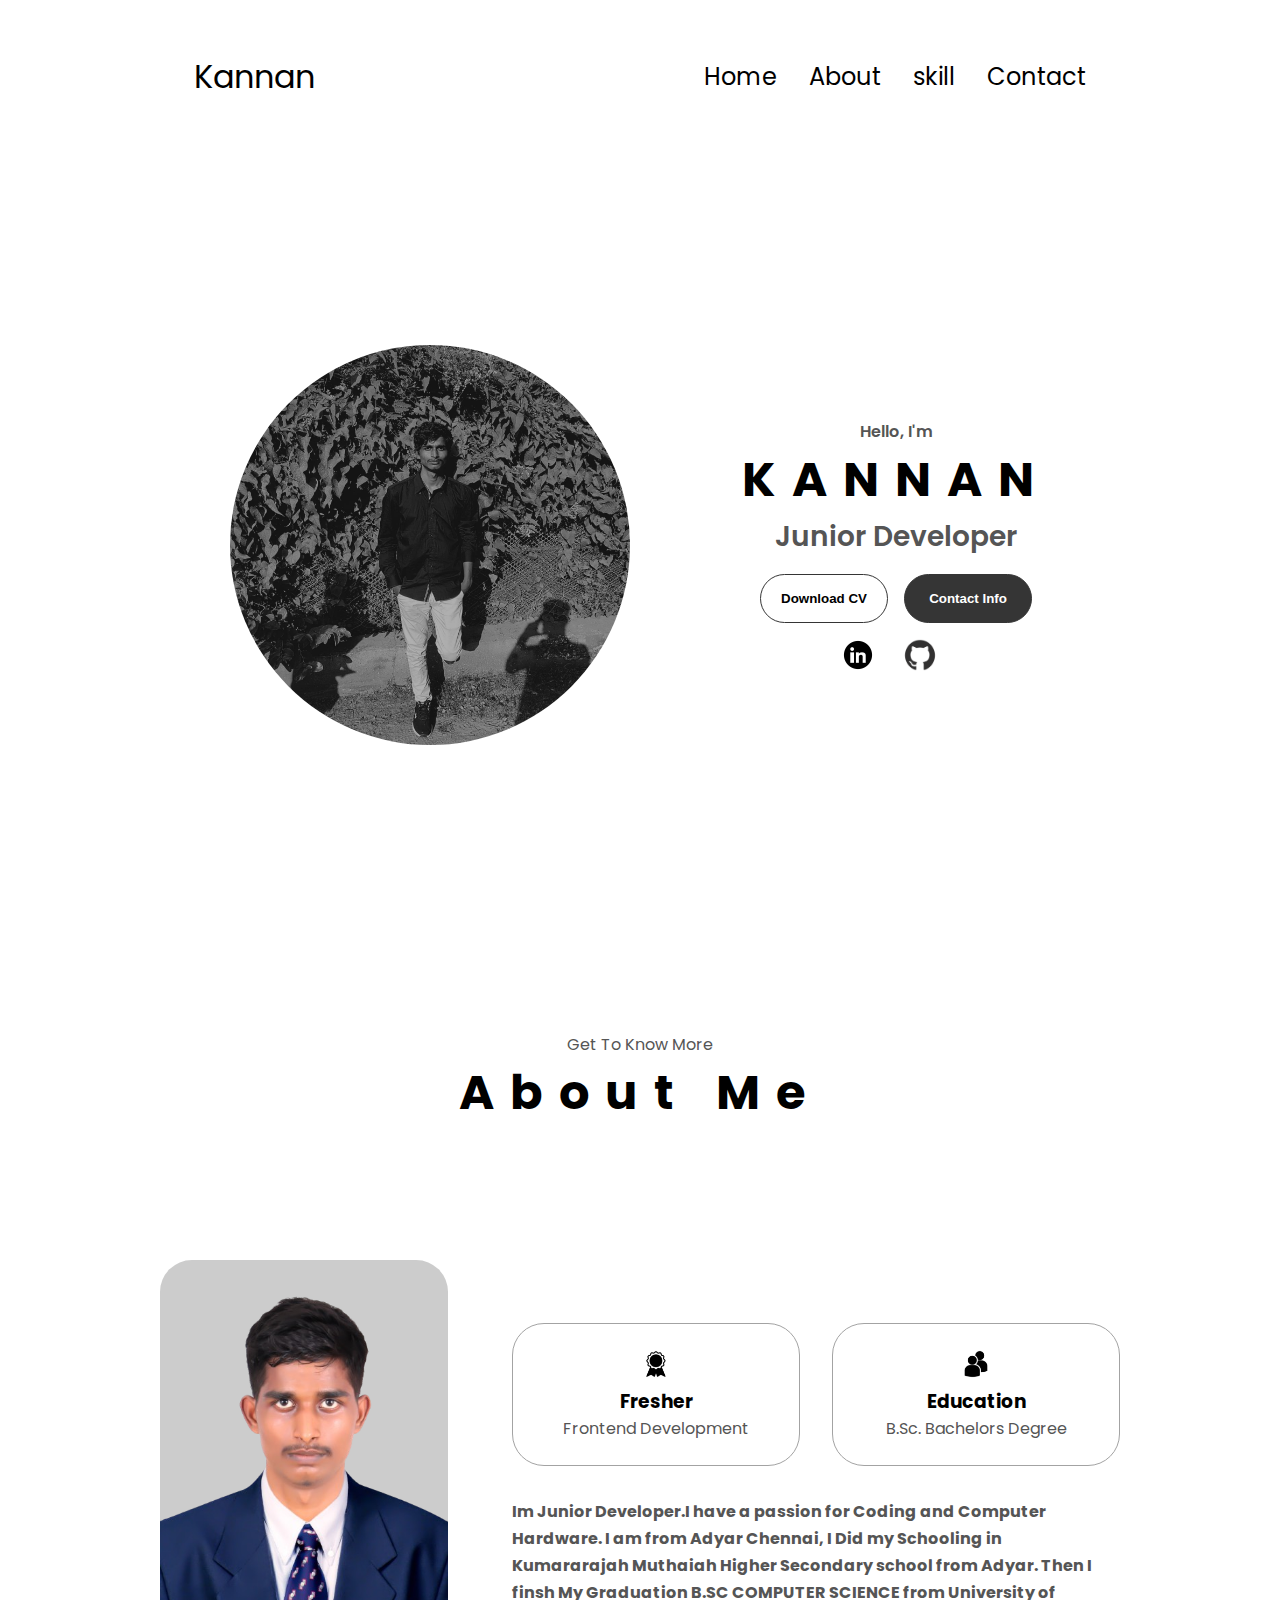
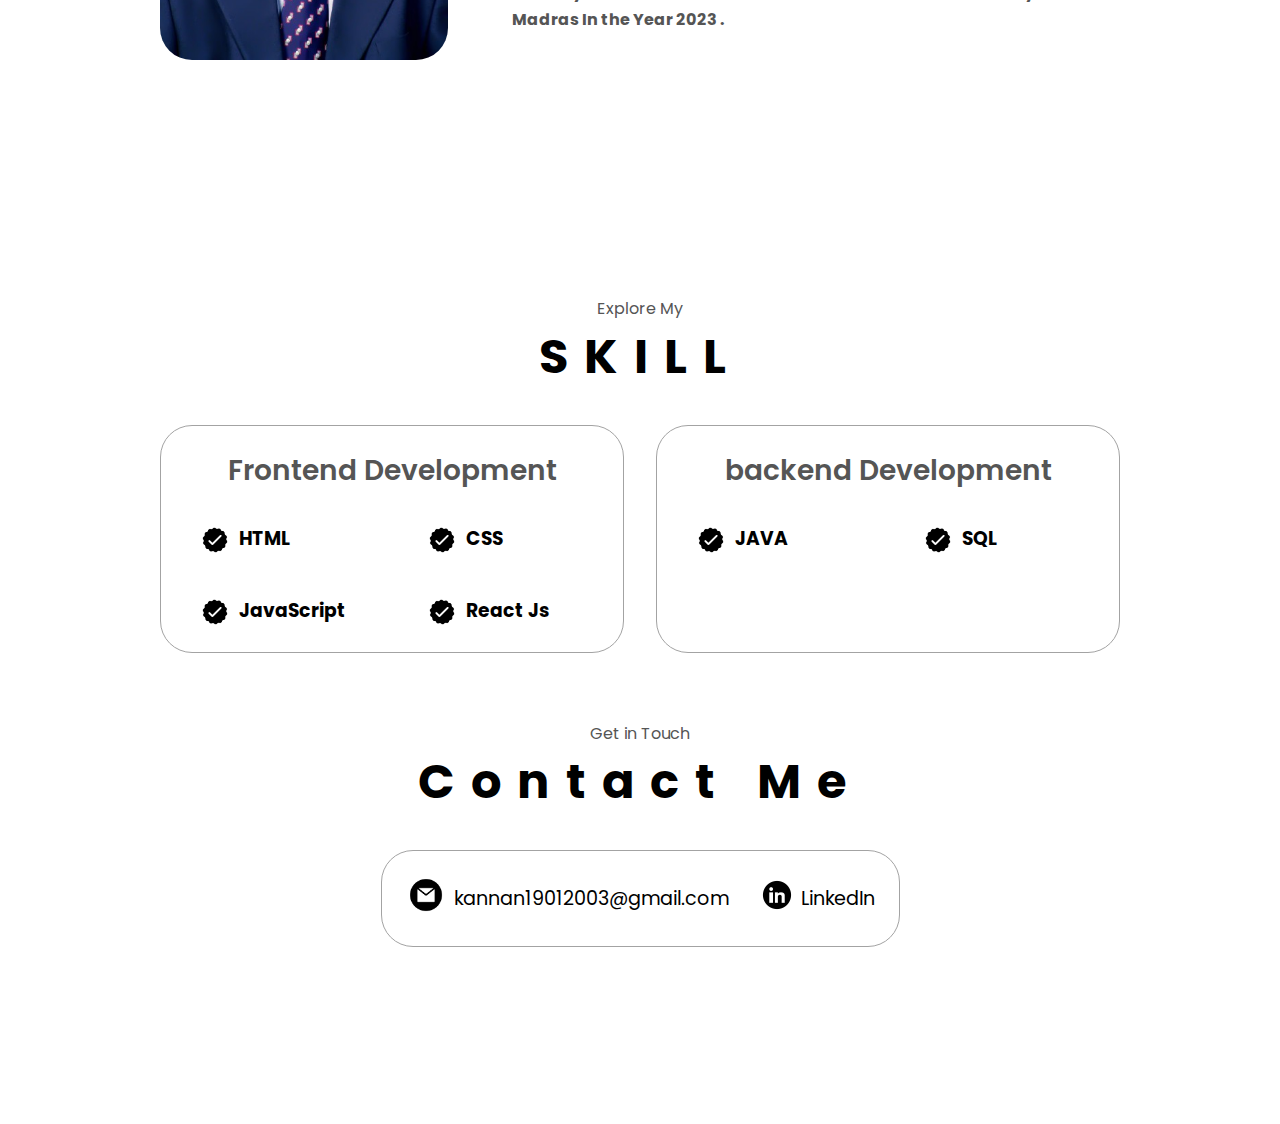
<file: index.html>
<!DOCTYPE html>
<html lang="en">
<head>
    <meta charset="UTF-8">
    <meta name="viewport" content="width=device-width, initial-scale=1.0">
    <title>Document</title>
    <link rel="stylesheet" href="style.css">
    <link rel="stylesheet" href="mediaquary.css">
</head>
<body>
    
    <nav id="dekstop-nav">
        <div class="logo"> Kannan</div>
        <ul class="nav-links">
            <li><a href="#Home">Home</a></li>
            <li><a href="#about">About</a></li>
            <!-- <li><a href="#project">Project</a></li> -->

            <li><a href="#skill">skill</a></li>
            <li><a href="#contact">Contact</a></li>

            
        </ul>

    </nav>

    <nav id="hamburger-nav">
        <div class="logo"> Kannan</div>

        <div class="hamburger-menu">
            <div class="hamburger-icon" onclick="toggleMenu()">

                    <span></span>
                    <span></span>
                    <span></span>

                
            </div>
            <div class="menu-links">
                <li><a href="#Home" onclick="toggleMenu()">About</a></li>
                <li><a href="#skill" onclick="toggleMenu()">skill</a></li>
                <li><a href="#about" onclick="toggleMenu()">About</a></li>
                <li><a href="#contact" onclick="toggleMenu()">Contact</a></li>
    
            </div>
        </div>
    </nav>


    <section id="profile">

        <div class="section__pic-container">
            <img id="dp" src="./asssets/1bw.jpeg" alt="">
        </div>


            <div class="section__text">
                <p class="section__text__p1">Hello, I'm</p>
                <h1 class="title">K<span>ANNAN </span></h1>
                <p class="section__text__p2">Junior Developer</p>
        
        <div class="btn-container">
          <button
            class="btn btn-color-2"
            onclick="window.open('./asssets/Resume.pdf')"
          >
            Download CV
          </button>
          <button class="btn btn-color-1" onclick="location.href='./#contact'">
            Contact Info
          </button>
        </div>
        <div id="socials-container">
          <img
            src="./asssets/linkedin.png"
            alt="My LinkedIn profile"
            class="icon"
            onclick="location.href=' https://www.linkedin.com/in/kannan-b-82b817297/'"
          />
          <img
            src="./asssets/github.png"
            alt="My Github profile"
            class="icon"
            onclick="location.href='https://github.com/Kannan1901'"
          />
        </div>
      </div>
    </section>


    <section id="about">
        <p class="section__text__p1">Get To Know More</p>
        <h1 class="title">About Me</h1>
        <div class="section-container">
          <div class="section__pic-container">
            <img
              src="./asssets/pro.png"
              alt="Profile picture"
              class="about-pic"
            />
          </div>
          <div class="about-details-container">
            <div class="about-containers">
              <div class="details-container">
                <img
                  src="./asssets/experience.png"
                  alt="Experience icon"
                  class="icon"
                />
                <h3>Fresher</h3>
                <p>Frontend Development</p>
              </div>
              <div class="details-container">
                <img
                  src="./asssets/education.png"
                  alt="Education icon"
                  class="icon"
                />
                <h3>Education</h3>
                <p>B.Sc. Bachelors Degree<br /></p>
              </div>
            </div>
            <div class="text-container">
              <p class="my-details">
                Im Junior Developer.I have a passion for Coding and Computer Hardware.
            I am from Adyar Chennai,
           
            I Did my Schooling in  Kumararajah Muthaiah Higher Secondary school from Adyar.
            Then I finsh My Graduation B.SC COMPUTER SCIENCE  from  University of Madras In the Year 2023 .  
              </p>
            </div>
          </div>
        </div>
        <!-- <img
          src="./asssets/arrow.png"
          alt="Arrow icon"
          class="icon arrow"
          onclick="locaton.href='./#skill'"
        /> -->
      </section>


      <section id="skill">
        <p class="section__text__p1">Explore My</p>
        <h1 class="title">SKILL</h1>
        <div class="experience-details-container">
          <div class="about-containers">
            <div class="details-container">
              <h2 class="experience-sub-title">Frontend Development</h2>
              <div class="article-container">
                <article>
                  <img
                    src="./asssets/checkmark.png"
                    alt="Experience icon"
                    class="icon"
                  />
                  <div>
                    <h3>HTML</h3>
                    <!-- <p>Experienced</p> -->
                  </div>
                </article>
                <article>
                  <img
                    src="./asssets/checkmark.png"
                    alt="Experience icon"
                    class="icon"
                  />
                  <div>
                    <h3>CSS</h3>
                    <!-- <p>Experienced</p> -->
                  </div>
                </article>
                <article>
                  <img
                    src="./asssets/checkmark.png"
                    alt="Experience icon"
                    class="icon"
                  />
                  <div>
                    <h3>JavaScript</h3>
                    <!-- <p>Intermediate</p> -->
                  </div>
                </article>
                <article>
                  <img
                    src="./asssets/checkmark.png"
                    alt="Experience icon"
                    class="icon"
                  />
                  <div>
                    <h3>React Js</h3>
                    <!-- <p>Basic</p> -->
                  </div>
                </article>
              </div>
            </div>
            <div class="details-container">
              <h2 class="experience-sub-title">backend Development</h2>
              <div class="article-container">
                <article>
                  <img
                    src="./asssets/checkmark.png"
                    alt="Experience icon"
                    class="icon"
                  />
                  <div>
                    <h3>JAVA</h3>
                    <!-- <p>Basic</p> -->
                  </div>
                </article>
                <article>
                  <img
                    src="./asssets/checkmark.png"
                    alt="Experience icon"
                    class="icon"
                  />
                  <div>
                    <h3>SQL</h3>
                    <!-- <p>Intermediate</p> -->
                  </div>
                </article>
                <!-- <article>
                  <img
                    src="./asssets/checkmark.png"
                    alt="Experience icon"
                    class="icon"
                  />
                  <div>
                    <h3>Git</h3>
                    <p>Intermediate</p>
                  </div>
                </article> -->
              </div>
            </div>
          </div>
        </div>
        <!-- <img
        src="./assets/arrow.png"
        alt="Arrow icon"
        class="icon arrow"
        onclick="location.href='./#contact'"
      /> -->

            <section id="contact">
      <p class="section__text__p1">Get in Touch</p>
      <h1 class="title">Contact Me</h1>
      <div class="contact-info-upper-container">
        <div class="contact-info-container">
         <a href="mailto:kannan19012003@gmail.com">  
                  <img
            src="./asssets/email.png"
            alt="Email icon"
            class="icon contact-icon email-icon"
          />
</a>
          <p><a href="mailto:kannan19012003@gmail.com">kannan19012003@gmail.com</a></p>
        </div>
        <div class="contact-info-container">
         
         <a href=" https://www.linkedin.com/in/kannan-b-82b817297/">          <img
            src="./asssets/linkedin.png"
            
            alt="LinkedIn icon"
            class="icon contact-icon"
          />
</a>
          <p><a href=" https://www.linkedin.com/in/kannan-b-82b817297/">LinkedIn</a></p>
        </div>
      </div>
    </section>

    <script src="script.js"></script>
</body>
</html>
</file>
<file: style.css>
@import url('https://fonts.googleapis.com/css2?family=Poppins:ital,wght@0,300;0,400;1,200;1,300&display=swap');


*{
    margin: 0;
    padding: 0;
    box-sizing: border-box;

}

body{
    font-family: 'Poppins', sans-serif;
    }
html{
    scroll-behavior: smooth;
}
p{
    color: rgb(85,85,85);
}

a,btn{
    transition: all 300ms ease;
}


#dekstop-nav,.nav-links{
    display: flex;
}
#dekstop-nav
{
    justify-content: space-around;
    align-items: center ;
    height: 17vh;
}

.nav-links{
    list-style: none;
    gap: 2rem;
    font-size: 1.5rem;
}

a{
    text-decoration: none;
    color: black;
    text-decoration-color: white;

}
a:hover{
    color: gray;
    text-decoration: underline;
    text-underline-offset: 1rem;
    text-decoration-color: rgb(181,181,181);
}

.logo{
    font-size: 2rem;
}


#hamburger-nav{
    display: none;
}

.hamburger-menu{
    position: relative;
    display:inline-block;
}
.hamburger-icon{
    display: flex;
    flex-direction: column;
    justify-content: space-between;
    height: 24px;
    width: 30px;
    cursor: pointer;
}

.hamburger-icon span{
    width: 100%;
    height: 2px;
    background-color: black;
    transition:all 0.3 ease-in-out ;
}

.menu-links{
    position: absolute;
    top: 100%;
    right: 0;
    background-color: white;
    width: fit-content;
    max-height: 0;
    overflow: hidden;
    transition: all 0.3 ease-in-out;
}
.menu-links a{
    display: block;
    padding: 10px;
    text-align: center;
    font-size: 1.5rem;
    text-decoration: none;
    transition: all 0.3 ease-in-out;
}

.menu-links li{
    list-style: none;

}
.menu-links.open{
    max-height: 300px;
}
#hamburger-nav{
    justify-content: space-around;
    align-items: center ;
    height: 17vh;
}

.hamburger-icon.open span:first-child{
    transform: rotate(45deg) translate(10px,5px);
}

.hamburger-icon.open span:nth-child(2){
    opacity: 0;
}

.hamburger-icon.open span:last-child{
    transform: rotate(-45deg) translate(10px,-5px);
}


.hamburger-icon span:first-child{
    transform: none;
}

.hamburger-icon span:first-child{
    opacity: 1;
}
.hamburger-icon span:first-child{
    transform: none;
}
section{
    padding-top:4vh ;
    height: 96vh;
    margin: 0 10rem;
    box-sizing: border-box;
    min-height: fit-content;

}

.section-container{
    display: flex;

}

/* profile */
section {
    padding-top: 4vh;
    height: 96vh;
    margin: 0 10rem;
    box-sizing: border-box;
    min-height: fit-content;
  }
  
  .section-container {
    display: flex;
  }
  
  /* PROFILE SECTION */
  
  #profile {
    display: flex;
    justify-content: center;
    column-gap: 7rem;
    height: 80vh;
  }
  
  .section__pic-container {
    display: flex;
    height: 400px;
    width: 400px;
    margin: auto 0;
    border-radius: 50%;

  }

  #dp{
    height: 100%;
    width: 100%;
    border-radius: 50% ;
    /* border: 2px solid black; */
  }


  


  

/* section */


.section__text {
    align-self: center;
    text-align: center;
    
  }
  
  .section__text p {
    font-weight: 600;
  }
  
  .section__text__p1 {
    text-align: center;
  }
  
  .section__text__p2 {
    font-size: 1.75rem;
    margin-bottom: 1rem;
  }
  
  .title {
    font-size: 3rem;
    text-align: center;
    letter-spacing: 1rem;

  }
  
  #socials-container {
    display: flex;
    justify-content: center;
    margin-top: 1rem;
    gap: 1rem;
  }
  
  /* ICONS */
  
  .icon {
    cursor: pointer;
    height: 2rem;
  }
  

  
.btn-container{
    display: flex;
    justify-content: center;
    gap: 1rem;
}

.btn{
    font-weight: 600;
    transition: all 300ms ease;
    padding: 1rem;
    width: 8rem;
    border-radius: 2rem;
}

.btn-color-1,.btn-color-2{
    border: rgb(53,53,53) 0.1rem solid;

}

.btn-color-1:hover,
.btn-color-2:hover{
    cursor: pointer;
    

}

.btn-color-1,
.btn-color-2:hover{
    cursor: pointer;
    background: rgb(53,53,53);
    color: white;
}
.btn-color-1:hover{
    background: rgb(0,0,0);
    
}

.btn-color-2{
    background: none;
}

.btn-color-2:hover{
    border: rga(255,255,255) 0.1rem solid;
}

.btn-container{
    gap: 1rem;
}



#about {
    position: relative;
  }
  
  .about-containers {
    gap: 2rem;
    margin-bottom: 2rem;
    margin-top: 2rem;
  }


  .about-details-container {
    display: flex;
    justify-content: center;
    flex-direction: column;
  }


  .about-containers,
.about-details-container {
  display: flex;
}


.about-pic {
    border-radius: 2rem;
  }

  
  .arrow {
    position: absolute;
    right: -5rem;
    bottom: 2.5rem;
  }
  
  .details-container {
    padding: 1.5rem;
    flex: 1;
    background: white;
    border-radius: 2rem;
    border: rgb(53, 53, 53) 0.1rem solid;
    border-color: rgb(163, 163, 163);
    text-align: center;
  }
  
.section-container {
    gap: 4rem;
    height: 80%;
  }
  
  
.section__pic-container {
  height: 400px;
  width: 400px;
  margin: auto 0;
}


    .my-details{
        height: 132px;
  line-height: 1.7;
  font-weight: 700;
    }



    #skill {
        position: relative;
      }
      
      .experience-sub-title {
        color: rgb(85, 85, 85);
        font-weight: 600;
        font-size: 1.75rem;
        margin-bottom: 2rem;
      }
      
      .experience-details-container {
        display: flex;
        justify-content: center;
        flex-direction: column;
      }
      
      .article-container {
        display: flex;
        text-align: initial;
        flex-wrap: wrap;
        flex-direction: row;
        gap: 2.5rem;
        justify-content: space-around;
      }
      
      article {
        display: flex;
        width: 10rem;
        gap: 0.5rem;

      }
      
      article .icon {
        cursor: default;
      }
      
#contact {
  display: flex;
  justify-content: center;
  flex-direction: column;
  height: 70vh;
}

.contact-info-upper-container {
  display: flex;
  justify-content: center;
  border-radius: 2rem;
  border: rgb(53, 53, 53) 0.1rem solid;
  border-color: rgb(163, 163, 163);
  background: (250, 250, 250);
  margin: 2rem auto;
  padding: 0.5rem;
}

.contact-info-container {
  display: flex;
  align-items: center;
  justify-content: center;
  gap: 0.5rem;
  margin: 1rem;
}

  .contact-info-container p {
    font-size: larger;
  }

.contact-icon {
  cursor: default;
}

.email-icon {
  height: 2.5rem;
}
</file>
<file: mediaquary.css>
@media screen and (max-width: 1400px) {
  #profile {
    height: 83vh;
    margin-bottom: 6rem;
  }
  .about-containers {
    flex-wrap: wrap;
  }
  #contact,
  #projects {
    height: fit-content;
  }
}

@media screen and (max-width: 1200px) {
  #desktop-nav {
    display: none;
  }
  #hamburger-nav {
    display: flex;
  }
  #experience,
  .experience-details-container {
    margin-top: 2rem;
  }
  #profile,
  .section-container {
    display: block;
  }
  .arrow {
    display: none;
  }
  section,
  .section-container {
    height: fit-content;
  }
  section {
    margin: 0 5%;
  }
  .section__pic-container {
    width: 275px;
    height: 275px;
    margin: 0 auto 2rem;
  }
  .about-containers {
    margin-top: 0;
  }
}

@media screen and (max-width: 600px) {

  html{
    margin-bottom: 100px;
  }
  #dekstop-nav{
    display: none;
  }



  #contact,
  footer { 
    height: 40vh;
  }
  #profile {
    height: 73vh;
    margin-bottom: 0;
  }
  article {
    font-size: 1rem;
  }
  footer nav {
    height: fit-content;
    margin-bottom: 2rem;
  }
  .about-containers,
  .contact-info-upper-container,
  .btn-container {
    flex-wrap: wrap;
  }
  .contact-info-container {
    margin: 0;
  }
  .contact-info-container p,
  .nav-links li a {
    font-size: 1rem;
  }
  .experience-sub-title {
    font-size: 1.25rem;
  }
  .logo {
    font-size: 1.5rem;
  }
  .nav-links {
    flex-direction: column;
    gap: 0.5rem;
    text-align: center;
  }
  .section__pic-container {
    width: auto;
    height: 46vw;
    justify-content: center;
  }
  .section__text__p2 {
    font-size: 1.25rem;
  }
  .title {
    font-size: 2rem;
  }
  .text-container {
    text-align: justify;
  }

  #dp{
    height: 380px;
  }


  .section__text{

    margin-top: 240px;
 }

 .section__text__p1{
  margin-top: 180px;
 }

  #socials-container{
    margin-top: 50px;
  }

  
  section#contact{
    margin-top: -100px;

  }
  section#skill{
    margin-top: 00px;

  }

  #about{
    margin-top: 90px;
  }

  p .section__text__p1{
    margin-top: 20px;
  }
  .contact-info-upper-container{
    margin-bottom: 50px;
  }
  
}
</file>
